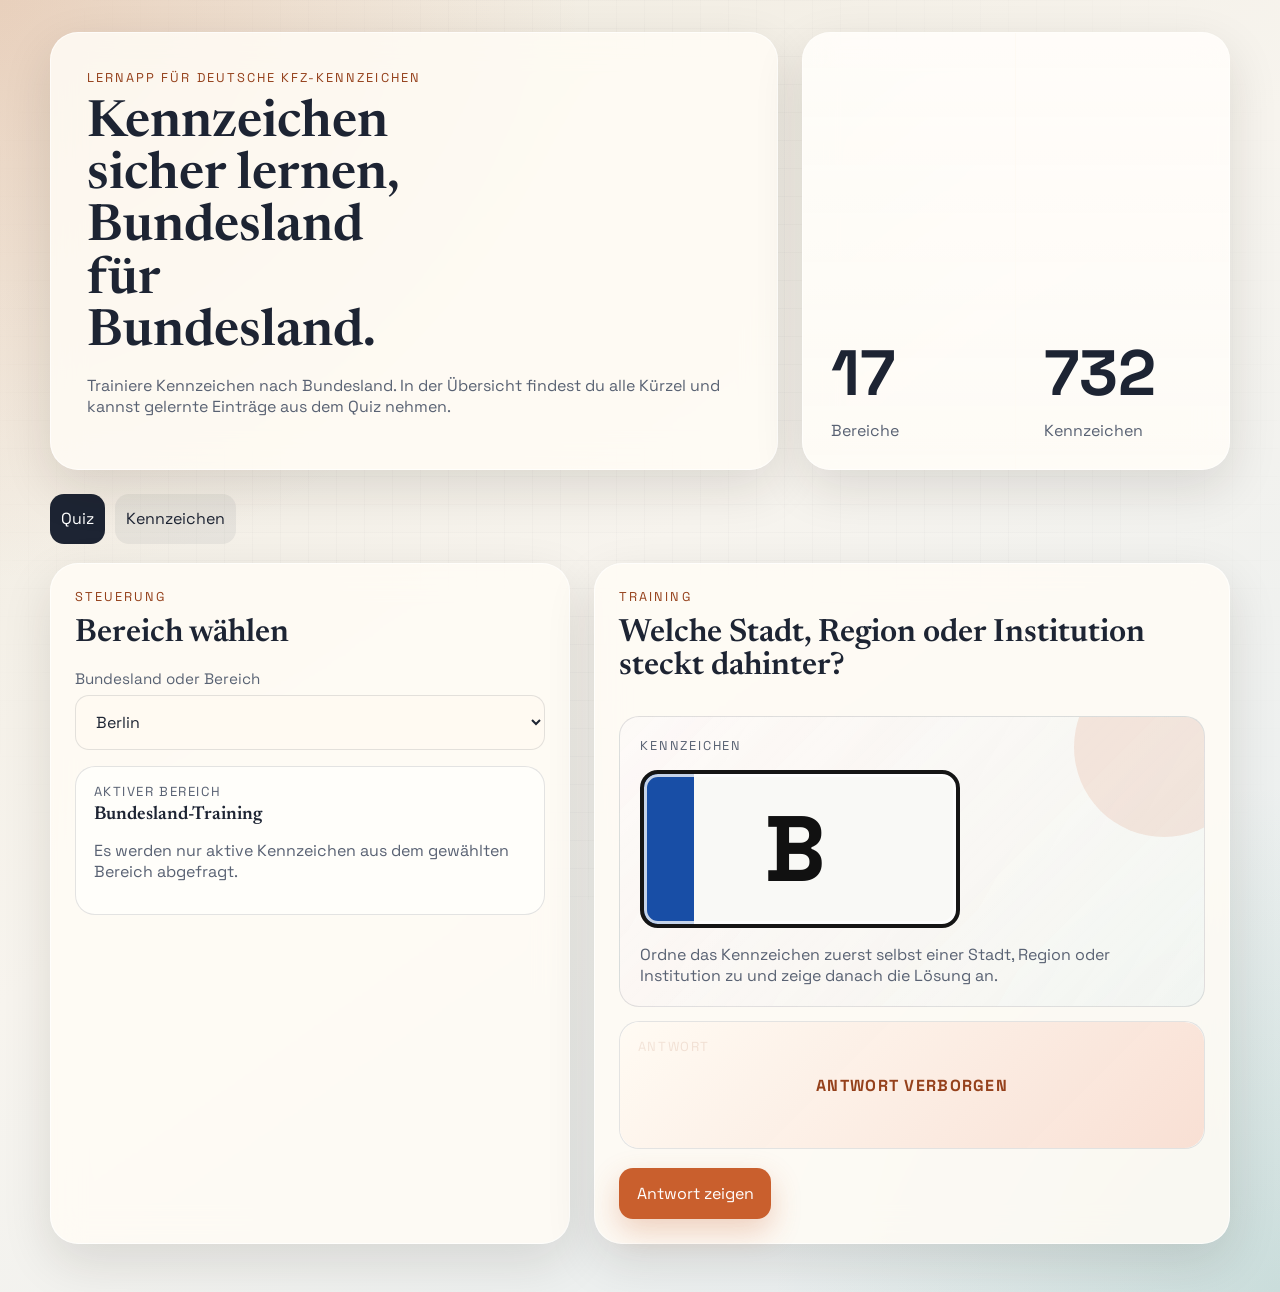
<file: index.html>
<!DOCTYPE html>
<html lang="de">
<head>
    <meta charset="UTF-8">
    <meta name="viewport" content="width=device-width, initial-scale=1.0">
    <title>Kennzeichen Trainer Deutschland</title>
    <link rel="preconnect" href="https://fonts.googleapis.com">
    <link rel="preconnect" href="https://fonts.gstatic.com" crossorigin>
    <link href="https://fonts.googleapis.com/css2?family=Space+Grotesk:wght@400;500;700&family=Newsreader:opsz,wght@6..72,600&display=swap" rel="stylesheet">
    <link rel="stylesheet" href="styles.css?v=2">
</head>
<body>
    <div class="page-shell">
        <header class="hero">
            <div class="hero__copy">
                <p class="eyebrow">Lernapp für deutsche Kfz-Kennzeichen</p>
                <h1>Kennzeichen sicher lernen, Bundesland für Bundesland.</h1>
                <p class="hero__text">
                    Trainiere Kennzeichen nach Bundesland. In der Übersicht findest du alle Kürzel und kannst gelernte Einträge aus dem Quiz nehmen.
                </p>
            </div>
            <div class="hero__stats" aria-label="Uebersicht">
                <article>
                    <span id="state-count">16</span>
                    <p>Bereiche</p>
                </article>
                <article>
                    <span id="plate-count">0</span>
                    <p>Kennzeichen</p>
                </article>
            </div>
        </header>

        <main>
            <nav class="view-switch" role="tablist" aria-label="Ansichten">
                <button id="quiz-tab" class="view-switch__button is-active" data-view="quiz" role="tab" aria-selected="true" aria-controls="quiz-view">Quiz</button>
                <button id="inventory-tab" class="view-switch__button" data-view="inventory" role="tab" aria-selected="false" aria-controls="inventory-view">Kennzeichen</button>
            </nav>

            <div class="app-grid" id="quiz-view" role="tabpanel" aria-labelledby="quiz-tab">
            <section class="panel controls-panel">
                <div class="panel__header">
                    <p class="eyebrow">Steuerung</p>
                    <h2>Bereich wählen</h2>
                </div>

                <label class="field" for="state-select">
                    <span>Bundesland oder Bereich</span>
                    <select id="state-select"></select>
                </label>

                <div class="status-card">
                    <p class="status-card__label">Aktiver Bereich</p>
                    <h3 id="status-title">Zufälliges Kennzeichen</h3>
                    <p id="status-text">Wähle einen Modus und beginne mit dem Training.</p>
                </div>
            </section>

            <section class="panel trainer-panel">
                <div class="panel__header">
                    <p class="eyebrow">Training</p>
                    <h2>Welche Stadt, Region oder Institution steckt dahinter?</h2>
                </div>

                <div class="plate-card" id="plate-card">
                    <p class="plate-card__prefix">Kennzeichen</p>
                    <div class="plate-display" id="plate-display">B</div>
                    <p class="plate-hint" id="plate-hint">Tippe auf Antwort zeigen oder gib deine Vermutung zuerst selbst ab.</p>
                </div>

                <div class="answer-card" id="answer-card" aria-live="polite">
                    <p class="answer-card__label">Antwort</p>
                    <h3 id="answer-state">Berlin</h3>
                    <p id="answer-region">Stadt Berlin</p>
                </div>

                <div class="actions trainer-actions">
                    <button id="next-button" class="button button--primary">Antwort zeigen</button>
                </div>
            </section>
            </div>

            <section class="panel inventory-panel hidden" id="inventory-view" role="tabpanel" aria-labelledby="inventory-tab">
                <div class="panel__header inventory-panel__header">
                    <div>
                        <p class="eyebrow">Lernstand</p>
                        <h2>Alle Kennzeichen</h2>
                        <p class="inventory-summary" id="inventory-summary"></p>
                    </div>
                    <button id="reset-progress-button" class="button button--ghost" type="button">Alle wieder aktivieren</button>
                </div>
                <div class="inventory-list" id="inventory-list"></div>
            </section>
        </main>
    </div>

    <script src="plate-origin-data.js"></script>
    <script src="plate-data.js"></script>
    <script src="app.js?v=2"></script>
</body>
</html>
</file>
<file: styles.css>
:root {
    --bg: #f2efe8;
    --surface: rgba(255, 252, 245, 0.86);
    --surface-strong: #fffaf2;
    --text: #1d2433;
    --muted: #596273;
    --line: rgba(29, 36, 51, 0.12);
    --accent: #c95f2d;
    --accent-dark: #95411c;
    --accent-soft: #f6d4c5;
    --success: #1f7a5c;
    --danger: #8f2d2d;
    --shadow: 0 18px 50px rgba(35, 28, 18, 0.12);
    --radius-xl: 28px;
    --radius-lg: 20px;
    --radius-md: 14px;
}

* {
    box-sizing: border-box;
}

body {
    margin: 0;
    min-height: 100vh;
    font-family: "Space Grotesk", sans-serif;
    color: var(--text);
    background:
        radial-gradient(circle at top left, rgba(201, 95, 45, 0.18), transparent 32%),
        radial-gradient(circle at bottom right, rgba(31, 122, 92, 0.14), transparent 28%),
        linear-gradient(145deg, #efe9dc 0%, #f7f4ee 46%, #e6edf0 100%);
}

body::before {
    content: "";
    position: fixed;
    inset: 0;
    pointer-events: none;
    background-image: linear-gradient(rgba(29, 36, 51, 0.02) 1px, transparent 1px), linear-gradient(90deg, rgba(29, 36, 51, 0.02) 1px, transparent 1px);
    background-size: 28px 28px;
    mask-image: radial-gradient(circle at center, black 50%, transparent 95%);
}

.page-shell {
    position: relative;
    width: min(1180px, calc(100% - 2rem));
    margin: 0 auto;
    padding: 2rem 0 3rem;
}

.hero {
    display: grid;
    grid-template-columns: 1.7fr 1fr;
    gap: 1.5rem;
    align-items: stretch;
    margin-bottom: 1.5rem;
}

.hero__copy,
.hero__stats,
.panel {
    backdrop-filter: blur(16px);
    background: var(--surface);
    border: 1px solid rgba(255, 255, 255, 0.65);
    border-radius: var(--radius-xl);
    box-shadow: var(--shadow);
}

.hero__copy {
    padding: 2.25rem;
}

.hero__copy h1,
.panel__header h2,
.answer-card h3,
.status-card h3,
.exam-results h3 {
    margin: 0;
    font-family: "Newsreader", serif;
    font-weight: 600;
    line-height: 1.02;
}

.hero__copy h1 {
    font-size: clamp(2.5rem, 4vw, 4.7rem);
    max-width: 11ch;
}

.eyebrow {
    margin: 0 0 0.75rem;
    text-transform: uppercase;
    letter-spacing: 0.16em;
    font-size: 0.8rem;
    color: var(--accent-dark);
}

.hero__text,
.status-card p,
.plate-hint,
.memory-tip p,
.exam-feedback,
.field span {
    color: var(--muted);
}

.hero__stats {
    display: grid;
    grid-template-columns: 1fr 1fr;
    gap: 1px;
    overflow: hidden;
}

.hero__stats article {
    padding: 1.75rem;
    background: linear-gradient(180deg, rgba(255, 255, 255, 0.45), rgba(255, 255, 255, 0.2));
    display: flex;
    flex-direction: column;
    justify-content: end;
}

.hero__stats span {
    font-size: clamp(2.4rem, 5vw, 4rem);
    font-weight: 700;
}

.hero__stats p {
    margin: 0.4rem 0 0;
    color: var(--muted);
}

.app-grid {
    display: grid;
    grid-template-columns: 0.9fr 1.1fr;
    gap: 1.5rem;
}

.panel {
    padding: 1.5rem;
}

.trainer-panel {
    display: flex;
    flex-direction: column;
    gap: 0.9rem;
}

.panel__header {
    margin-bottom: 1.2rem;
}

.panel__header h2 {
    font-size: 2rem;
}

.view-switch {
    display: flex;
    gap: 0.6rem;
    margin-bottom: 1.2rem;
}

.view-switch__button,
.button,
select,
input {
    border: 0;
    border-radius: var(--radius-md);
    font: inherit;
}

.view-switch__button {
    padding: 0.9rem 0.7rem;
    background: rgba(29, 36, 51, 0.06);
    color: var(--text);
    cursor: pointer;
    transition: transform 180ms ease, background-color 180ms ease, color 180ms ease;
}

.view-switch__button:hover,
.button:hover {
    transform: translateY(-1px);
}

.view-switch__button.is-active {
    background: var(--text);
    color: #fff;
}

.inventory-panel__header {
    display: flex;
    justify-content: space-between;
    align-items: end;
    gap: 1rem;
}

.inventory-summary,
.inventory-group__count {
    color: var(--muted);
}

.inventory-summary {
    margin: 0.6rem 0 0;
}

.inventory-list {
    display: grid;
    grid-template-columns: repeat(2, minmax(0, 1fr));
    column-gap: 2rem;
}

.inventory-group {
    min-width: 0;
    padding: 1rem 0;
    border-top: 1px solid var(--line);
}

.inventory-group__header {
    display: flex;
    justify-content: space-between;
    align-items: baseline;
    gap: 0.75rem;
    margin-bottom: 0.4rem;
    list-style: none;
    cursor: pointer;
}

.inventory-group__header::-webkit-details-marker {
    display: none;
}

.inventory-group__header::after {
    content: "+";
    width: 1rem;
    text-align: center;
    color: var(--accent-dark);
}

.inventory-group[open] .inventory-group__header::after {
    content: "-";
}

.inventory-group__header h3 {
    margin: 0;
    font-size: 1.15rem;
}

.inventory-group__count {
    font-size: 0.85rem;
}

.inventory-group__entries {
    display: grid;
    grid-template-columns: repeat(auto-fill, minmax(220px, 1fr));
}

.inventory-entry {
    display: grid;
    grid-template-columns: 1rem 3rem minmax(0, 1fr);
    align-items: center;
    gap: 0.65rem;
    min-width: 0;
    padding: 0.45rem 0.35rem;
    border-bottom: 1px solid rgba(29, 36, 51, 0.07);
    cursor: pointer;
}

.inventory-entry:hover {
    background: rgba(29, 36, 51, 0.04);
}

.inventory-entry input {
    width: 1rem;
    height: 1rem;
    margin: 0;
    padding: 0;
    accent-color: var(--success);
}

.inventory-entry__code {
    font-weight: 700;
}

.inventory-entry__origin {
    overflow: hidden;
    color: var(--muted);
    font-size: 0.88rem;
    text-overflow: ellipsis;
    white-space: nowrap;
}

.field {
    display: block;
    margin-bottom: 1rem;
}

.field span {
    display: block;
    margin-bottom: 0.45rem;
    font-size: 0.95rem;
}

select,
input {
    width: 100%;
    padding: 0.95rem 1rem;
    background: var(--surface-strong);
    border: 1px solid var(--line);
    color: var(--text);
}

.actions {
    display: flex;
    flex-wrap: wrap;
    gap: 0.8rem;
    margin-bottom: 1rem;
}

.trainer-actions {
    margin: 0;
    margin-top: 0.25rem;
}

.button {
    padding: 0.95rem 1.1rem;
    cursor: pointer;
    transition: transform 180ms ease, background-color 180ms ease, box-shadow 180ms ease;
}

.button--primary {
    background: var(--accent);
    color: #fff;
    box-shadow: 0 12px 30px rgba(201, 95, 45, 0.28);
}

.button--secondary {
    background: var(--success);
    color: #fff;
}

.button--ghost {
    background: rgba(29, 36, 51, 0.08);
    color: var(--text);
}

.button:disabled {
    opacity: 0.5;
    cursor: not-allowed;
    transform: none;
    box-shadow: none;
}

.status-card,
.answer-card,
.memory-tip,
.exam-feedback,
.exam-results,
.plate-card,
.exam-progress {
    border: 1px solid var(--line);
    border-radius: var(--radius-lg);
    background: rgba(255, 255, 255, 0.58);
}

.status-card,
.answer-card,
.memory-tip,
.exam-feedback,
.exam-results,
.exam-progress {
    padding: 1rem 1.1rem;
}

.answer-card {
    min-height: 118px;
    display: flex;
    flex-direction: column;
    justify-content: center;
}

.status-card__label,
.answer-card__label,
.memory-tip__label,
.exam-progress__label {
    margin: 0 0 0.3rem;
    font-size: 0.82rem;
    text-transform: uppercase;
    letter-spacing: 0.12em;
    color: var(--accent-dark);
}

.plate-card {
    position: relative;
    overflow: hidden;
    padding: 1.25rem;
    min-height: 290px;
    display: flex;
    flex-direction: column;
    justify-content: center;
    gap: 1rem;
    background:
        linear-gradient(135deg, rgba(255, 255, 255, 0.86), rgba(255, 255, 255, 0.62)),
        linear-gradient(120deg, rgba(201, 95, 45, 0.22), rgba(31, 122, 92, 0.14));
}

.plate-card::after {
    content: "";
    position: absolute;
    width: 180px;
    height: 180px;
    right: -50px;
    top: -60px;
    border-radius: 50%;
    background: rgba(201, 95, 45, 0.12);
}

.plate-card__prefix {
    margin: 0;
    text-transform: uppercase;
    letter-spacing: 0.14em;
    font-size: 0.8rem;
    color: var(--muted);
}

.plate-display {
    position: relative;
    z-index: 1;
    display: inline-flex;
    align-items: center;
    justify-content: center;
    width: min(100%, 320px);
    min-height: 116px;
    padding: 1rem 1.5rem;
    border-radius: 18px;
    border: 4px solid #151515;
    background: linear-gradient(90deg, #184ea6 0 16%, #f9f9f6 16% 100%);
    color: #111;
    font-size: clamp(3rem, 10vw, 5.8rem);
    font-weight: 700;
    letter-spacing: 0.12em;
    box-shadow: inset 0 0 0 3px rgba(255, 255, 255, 0.75);
}

.plate-hint {
    position: relative;
    z-index: 1;
    margin: 0;
}

.answer-card,
.memory-tip {
    margin-top: 0;
}

.answer-card.is-concealed h3,
.answer-card.is-concealed p:last-child {
    opacity: 0;
}

.answer-card.is-concealed {
    position: relative;
}

.answer-card.is-concealed::after {
    content: "Antwort verborgen";
    position: absolute;
    inset: 0;
    display: flex;
    align-items: center;
    justify-content: center;
    font-weight: 700;
    letter-spacing: 0.08em;
    text-transform: uppercase;
    color: var(--accent-dark);
    background: linear-gradient(135deg, rgba(255, 250, 242, 0.9), rgba(246, 212, 197, 0.72));
    border-radius: inherit;
}

.exam-progress {
    display: grid;
    grid-template-columns: 1fr auto;
    gap: 1rem;
    align-items: center;
    margin-bottom: 1rem;
}

.exam-feedback {
    min-height: 92px;
}

.exam-results ul {
    margin: 0.8rem 0 0;
    padding-left: 1.2rem;
}

.exam-results li + li {
    margin-top: 0.35rem;
}

.hidden {
    display: none;
}

@media (max-width: 1080px) {
    .hero,
    .app-grid {
        grid-template-columns: 1fr;
    }

    .hero__stats {
        min-height: 180px;
    }
}

@media (max-width: 640px) {
    .page-shell {
        width: min(100% - 0.75rem, 100%);
        padding-top: 0.75rem;
    }

    .hero__copy,
    .panel {
        padding: 1rem;
        border-radius: 20px;
    }

    .panel__header h2 {
        font-size: 1.4rem;
    }

    .inventory-list {
        grid-template-columns: 1fr;
    }

    .inventory-panel__header {
        align-items: stretch;
        flex-direction: column;
    }

    .actions {
        flex-direction: column;
        margin-bottom: 0;
    }

    .button {
        width: 100%;
        min-height: 48px;
    }

    .trainer-panel {
        gap: 0.7rem;
    }

    .plate-card {
        min-height: 170px;
        padding: 0.9rem;
    }

    .plate-display {
        min-height: 82px;
        font-size: 2.4rem;
        width: 100%;
    }

    .answer-card,
    .status-card {
        padding: 0.8rem 0.9rem;
    }

    .answer-card {
        min-height: 110px;
    }

    .exam-progress {
        grid-template-columns: 1fr;
    }
}
</file>
<file: Kennzeichen/styles.css>
:root {
    --bg: #f2efe8;
    --surface: rgba(255, 252, 245, 0.86);
    --surface-strong: #fffaf2;
    --text: #1d2433;
    --muted: #596273;
    --line: rgba(29, 36, 51, 0.12);
    --accent: #c95f2d;
    --accent-dark: #95411c;
    --accent-soft: #f6d4c5;
    --success: #1f7a5c;
    --danger: #8f2d2d;
    --shadow: 0 18px 50px rgba(35, 28, 18, 0.12);
    --radius-xl: 28px;
    --radius-lg: 20px;
    --radius-md: 14px;
}

* {
    box-sizing: border-box;
}

body {
    margin: 0;
    min-height: 100vh;
    font-family: "Space Grotesk", sans-serif;
    color: var(--text);
    background:
        radial-gradient(circle at top left, rgba(201, 95, 45, 0.18), transparent 32%),
        radial-gradient(circle at bottom right, rgba(31, 122, 92, 0.14), transparent 28%),
        linear-gradient(145deg, #efe9dc 0%, #f7f4ee 46%, #e6edf0 100%);
}

body::before {
    content: "";
    position: fixed;
    inset: 0;
    pointer-events: none;
    background-image: linear-gradient(rgba(29, 36, 51, 0.02) 1px, transparent 1px), linear-gradient(90deg, rgba(29, 36, 51, 0.02) 1px, transparent 1px);
    background-size: 28px 28px;
    mask-image: radial-gradient(circle at center, black 50%, transparent 95%);
}

.page-shell {
    position: relative;
    width: min(1180px, calc(100% - 2rem));
    margin: 0 auto;
    padding: 2rem 0 3rem;
}

.hero {
    display: grid;
    grid-template-columns: 1.7fr 1fr;
    gap: 1.5rem;
    align-items: stretch;
    margin-bottom: 1.5rem;
}

.hero__copy,
.hero__stats,
.panel {
    backdrop-filter: blur(16px);
    background: var(--surface);
    border: 1px solid rgba(255, 255, 255, 0.65);
    border-radius: var(--radius-xl);
    box-shadow: var(--shadow);
}

.hero__copy {
    padding: 2.25rem;
}

.hero__copy h1,
.panel__header h2,
.answer-card h3,
.status-card h3,
.exam-results h3 {
    margin: 0;
    font-family: "Newsreader", serif;
    font-weight: 600;
    line-height: 1.02;
}

.hero__copy h1 {
    font-size: clamp(2.5rem, 4vw, 4.7rem);
    max-width: 11ch;
}

.eyebrow {
    margin: 0 0 0.75rem;
    text-transform: uppercase;
    letter-spacing: 0.16em;
    font-size: 0.8rem;
    color: var(--accent-dark);
}

.hero__text,
.status-card p,
.plate-hint,
.memory-tip p,
.exam-feedback,
.field span {
    color: var(--muted);
}

.hero__stats {
    display: grid;
    grid-template-columns: 1fr 1fr;
    gap: 1px;
    overflow: hidden;
}

.hero__stats article {
    padding: 1.75rem;
    background: linear-gradient(180deg, rgba(255, 255, 255, 0.45), rgba(255, 255, 255, 0.2));
    display: flex;
    flex-direction: column;
    justify-content: end;
}

.hero__stats span {
    font-size: clamp(2.4rem, 5vw, 4rem);
    font-weight: 700;
}

.hero__stats p {
    margin: 0.4rem 0 0;
    color: var(--muted);
}

.app-grid {
    display: grid;
    grid-template-columns: 0.9fr 1.1fr;
    gap: 1.5rem;
}

.panel {
    padding: 1.5rem;
}

.trainer-panel {
    display: flex;
    flex-direction: column;
    gap: 0.9rem;
}

.panel__header {
    margin-bottom: 1.2rem;
}

.panel__header h2 {
    font-size: 2rem;
}

.view-switch {
    display: flex;
    gap: 0.6rem;
    margin-bottom: 1.2rem;
}

.view-switch__button,
.button,
select,
input {
    border: 0;
    border-radius: var(--radius-md);
    font: inherit;
}

.view-switch__button {
    padding: 0.9rem 0.7rem;
    background: rgba(29, 36, 51, 0.06);
    color: var(--text);
    cursor: pointer;
    transition: transform 180ms ease, background-color 180ms ease, color 180ms ease;
}

.view-switch__button:hover,
.button:hover {
    transform: translateY(-1px);
}

.view-switch__button.is-active {
    background: var(--text);
    color: #fff;
}

.inventory-panel__header {
    display: flex;
    justify-content: space-between;
    align-items: end;
    gap: 1rem;
}

.inventory-summary,
.inventory-group__count {
    color: var(--muted);
}

.inventory-summary {
    margin: 0.6rem 0 0;
}

.inventory-list {
    display: grid;
    grid-template-columns: repeat(2, minmax(0, 1fr));
    column-gap: 2rem;
}

.inventory-group {
    min-width: 0;
    padding: 1rem 0;
    border-top: 1px solid var(--line);
}

.inventory-group__header {
    display: flex;
    justify-content: space-between;
    align-items: baseline;
    gap: 0.75rem;
    margin-bottom: 0.4rem;
    list-style: none;
    cursor: pointer;
}

.inventory-group__header::-webkit-details-marker {
    display: none;
}

.inventory-group__header::after {
    content: "+";
    width: 1rem;
    text-align: center;
    color: var(--accent-dark);
}

.inventory-group[open] .inventory-group__header::after {
    content: "-";
}

.inventory-group__header h3 {
    margin: 0;
    font-size: 1.15rem;
}

.inventory-group__count {
    font-size: 0.85rem;
}

.inventory-group__entries {
    display: grid;
    grid-template-columns: repeat(auto-fill, minmax(220px, 1fr));
}

.inventory-entry {
    display: grid;
    grid-template-columns: 1rem 3rem minmax(0, 1fr);
    align-items: center;
    gap: 0.65rem;
    min-width: 0;
    padding: 0.45rem 0.35rem;
    border-bottom: 1px solid rgba(29, 36, 51, 0.07);
    cursor: pointer;
}

.inventory-entry:hover {
    background: rgba(29, 36, 51, 0.04);
}

.inventory-entry input {
    width: 1rem;
    height: 1rem;
    margin: 0;
    padding: 0;
    accent-color: var(--success);
}

.inventory-entry__code {
    font-weight: 700;
}

.inventory-entry__origin {
    overflow: hidden;
    color: var(--muted);
    font-size: 0.88rem;
    text-overflow: ellipsis;
    white-space: nowrap;
}

.field {
    display: block;
    margin-bottom: 1rem;
}

.field span {
    display: block;
    margin-bottom: 0.45rem;
    font-size: 0.95rem;
}

select,
input {
    width: 100%;
    padding: 0.95rem 1rem;
    background: var(--surface-strong);
    border: 1px solid var(--line);
    color: var(--text);
}

.actions {
    display: flex;
    flex-wrap: wrap;
    gap: 0.8rem;
    margin-bottom: 1rem;
}

.trainer-actions {
    margin: 0;
    margin-top: 0.25rem;
}

.button {
    padding: 0.95rem 1.1rem;
    cursor: pointer;
    transition: transform 180ms ease, background-color 180ms ease, box-shadow 180ms ease;
}

.button--primary {
    background: var(--accent);
    color: #fff;
    box-shadow: 0 12px 30px rgba(201, 95, 45, 0.28);
}

.button--secondary {
    background: var(--success);
    color: #fff;
}

.button--ghost {
    background: rgba(29, 36, 51, 0.08);
    color: var(--text);
}

.button:disabled {
    opacity: 0.5;
    cursor: not-allowed;
    transform: none;
    box-shadow: none;
}

.status-card,
.answer-card,
.memory-tip,
.exam-feedback,
.exam-results,
.plate-card,
.exam-progress {
    border: 1px solid var(--line);
    border-radius: var(--radius-lg);
    background: rgba(255, 255, 255, 0.58);
}

.status-card,
.answer-card,
.memory-tip,
.exam-feedback,
.exam-results,
.exam-progress {
    padding: 1rem 1.1rem;
}

.answer-card {
    min-height: 118px;
    display: flex;
    flex-direction: column;
    justify-content: center;
}

.status-card__label,
.answer-card__label,
.memory-tip__label,
.exam-progress__label {
    margin: 0 0 0.3rem;
    font-size: 0.82rem;
    text-transform: uppercase;
    letter-spacing: 0.12em;
    color: var(--accent-dark);
}

.plate-card {
    position: relative;
    overflow: hidden;
    padding: 1.25rem;
    min-height: 290px;
    display: flex;
    flex-direction: column;
    justify-content: center;
    gap: 1rem;
    background:
        linear-gradient(135deg, rgba(255, 255, 255, 0.86), rgba(255, 255, 255, 0.62)),
        linear-gradient(120deg, rgba(201, 95, 45, 0.22), rgba(31, 122, 92, 0.14));
}

.plate-card::after {
    content: "";
    position: absolute;
    width: 180px;
    height: 180px;
    right: -50px;
    top: -60px;
    border-radius: 50%;
    background: rgba(201, 95, 45, 0.12);
}

.plate-card__prefix {
    margin: 0;
    text-transform: uppercase;
    letter-spacing: 0.14em;
    font-size: 0.8rem;
    color: var(--muted);
}

.plate-display {
    position: relative;
    z-index: 1;
    display: inline-flex;
    align-items: center;
    justify-content: center;
    width: min(100%, 320px);
    min-height: 116px;
    padding: 1rem 1.5rem;
    border-radius: 18px;
    border: 4px solid #151515;
    background: linear-gradient(90deg, #184ea6 0 16%, #f9f9f6 16% 100%);
    color: #111;
    font-size: clamp(3rem, 10vw, 5.8rem);
    font-weight: 700;
    letter-spacing: 0.12em;
    box-shadow: inset 0 0 0 3px rgba(255, 255, 255, 0.75);
}

.plate-hint {
    position: relative;
    z-index: 1;
    margin: 0;
}

.answer-card,
.memory-tip {
    margin-top: 0;
}

.answer-card.is-concealed h3,
.answer-card.is-concealed p:last-child {
    opacity: 0;
}

.answer-card.is-concealed {
    position: relative;
}

.answer-card.is-concealed::after {
    content: "Antwort verborgen";
    position: absolute;
    inset: 0;
    display: flex;
    align-items: center;
    justify-content: center;
    font-weight: 700;
    letter-spacing: 0.08em;
    text-transform: uppercase;
    color: var(--accent-dark);
    background: linear-gradient(135deg, rgba(255, 250, 242, 0.9), rgba(246, 212, 197, 0.72));
    border-radius: inherit;
}

.exam-progress {
    display: grid;
    grid-template-columns: 1fr auto;
    gap: 1rem;
    align-items: center;
    margin-bottom: 1rem;
}

.exam-feedback {
    min-height: 92px;
}

.exam-results ul {
    margin: 0.8rem 0 0;
    padding-left: 1.2rem;
}

.exam-results li + li {
    margin-top: 0.35rem;
}

.hidden {
    display: none;
}

@media (max-width: 1080px) {
    .hero,
    .app-grid {
        grid-template-columns: 1fr;
    }

    .hero__stats {
        min-height: 180px;
    }
}

@media (max-width: 640px) {
    .page-shell {
        width: min(100% - 0.75rem, 100%);
        padding-top: 0.75rem;
    }

    .hero__copy,
    .panel {
        padding: 1rem;
        border-radius: 20px;
    }

    .panel__header h2 {
        font-size: 1.4rem;
    }

    .inventory-list {
        grid-template-columns: 1fr;
    }

    .inventory-panel__header {
        align-items: stretch;
        flex-direction: column;
    }

    .actions {
        flex-direction: column;
        margin-bottom: 0;
    }

    .button {
        width: 100%;
        min-height: 48px;
    }

    .trainer-panel {
        gap: 0.7rem;
    }

    .plate-card {
        min-height: 170px;
        padding: 0.9rem;
    }

    .plate-display {
        min-height: 82px;
        font-size: 2.4rem;
        width: 100%;
    }

    .answer-card,
    .status-card {
        padding: 0.8rem 0.9rem;
    }

    .answer-card {
        min-height: 110px;
    }

    .exam-progress {
        grid-template-columns: 1fr;
    }
}
</file>
